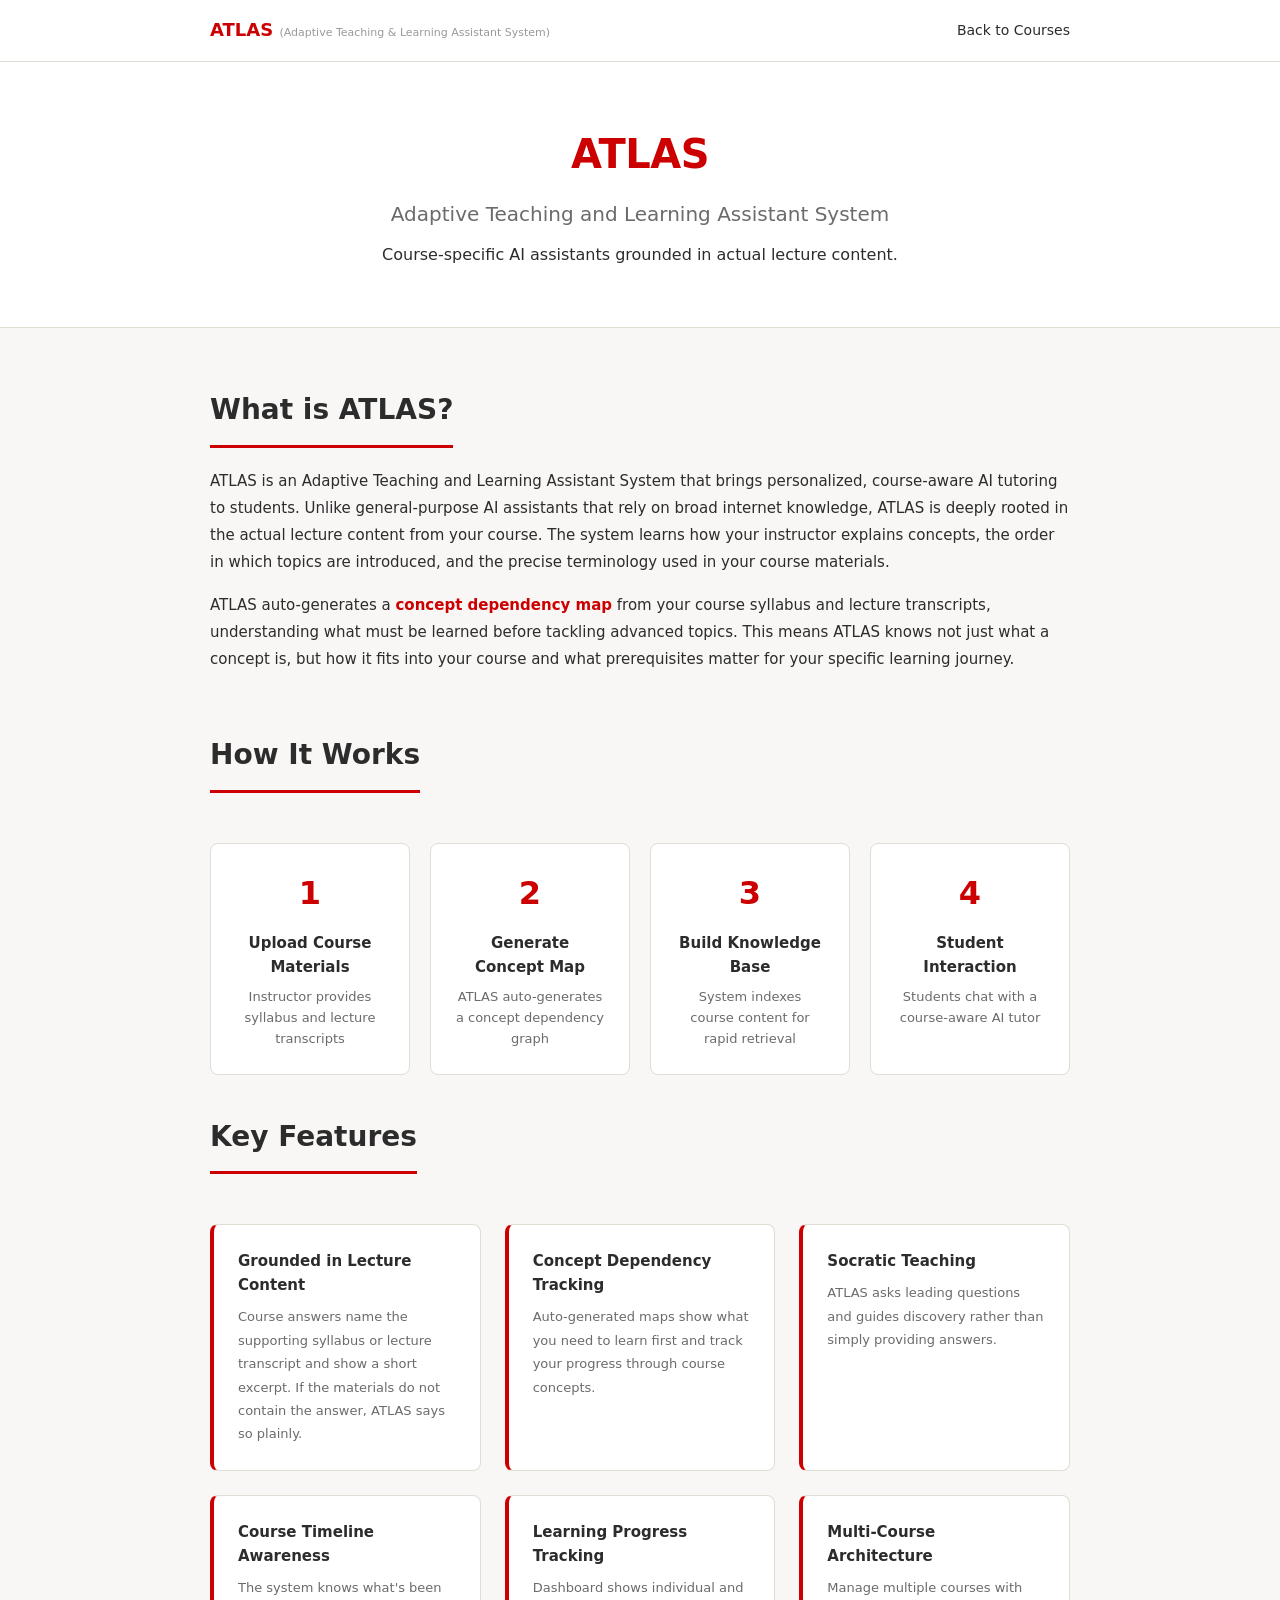
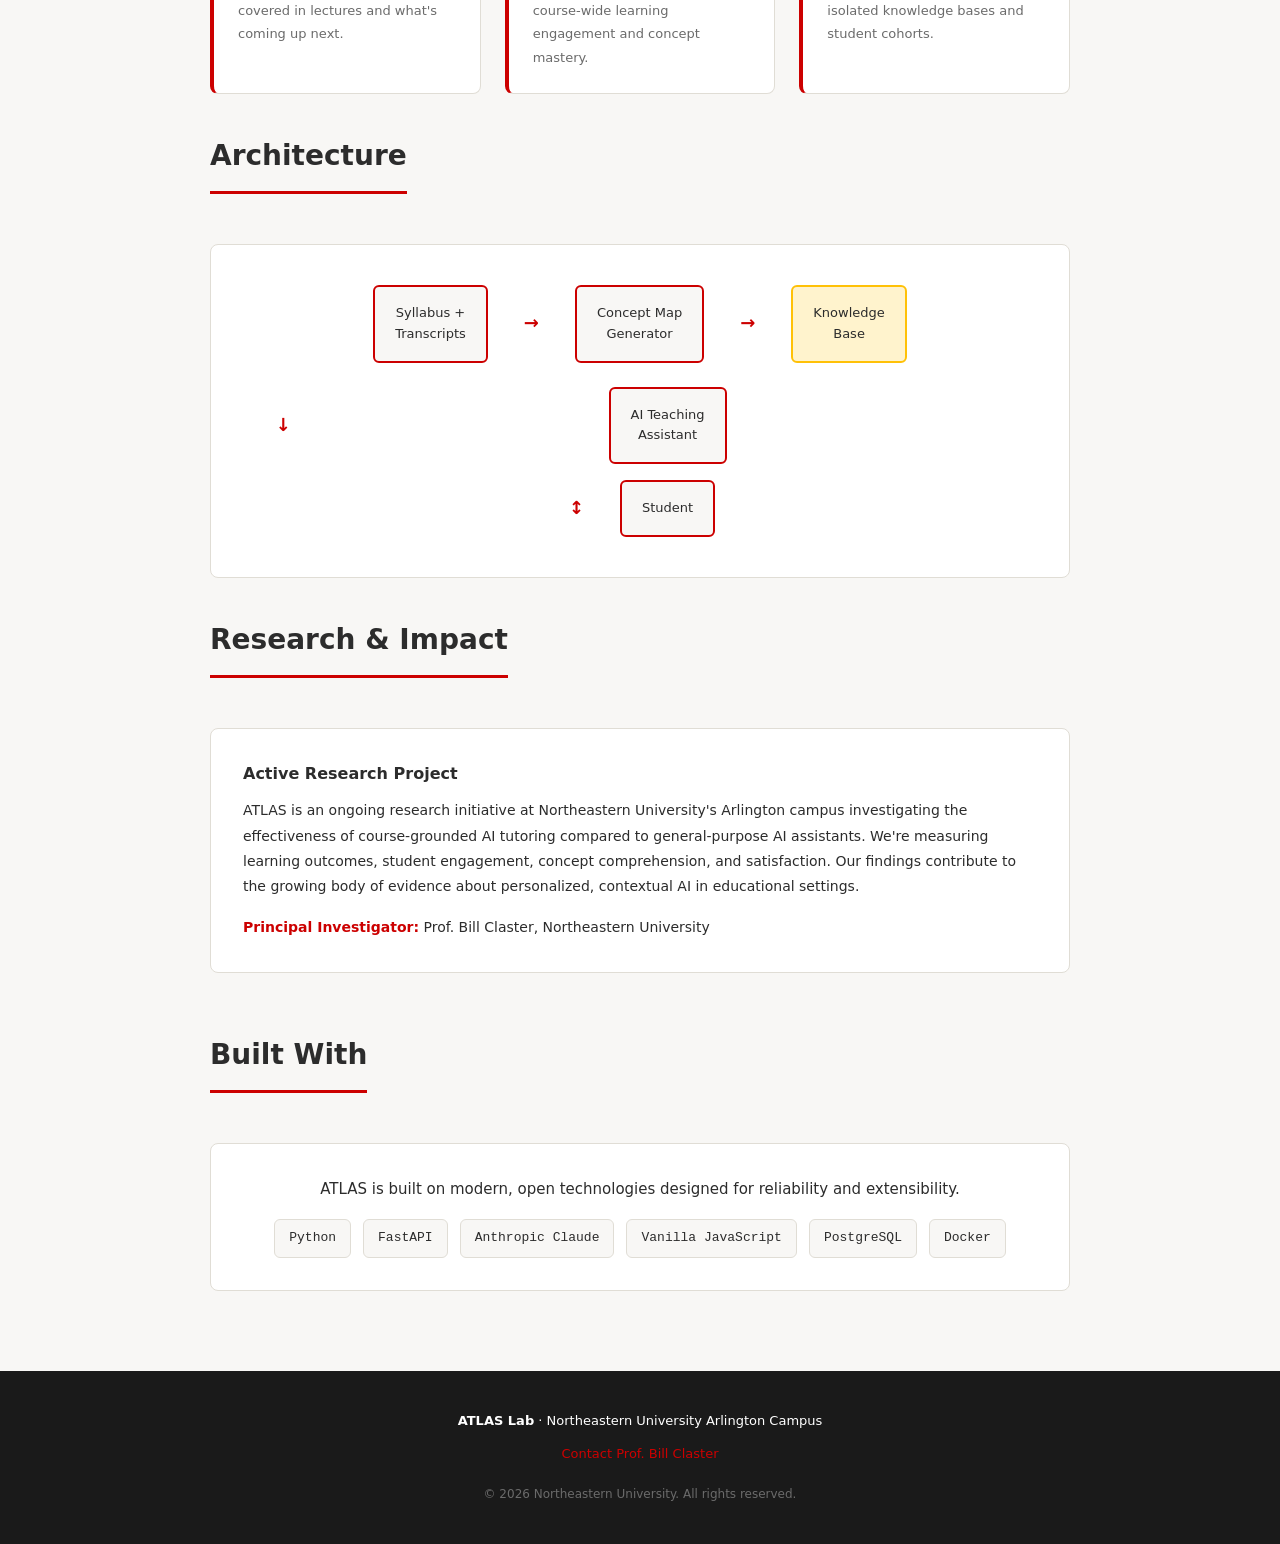
<file: static/about.html>
<!DOCTYPE html>
<html lang="en">
<head>
    <meta charset="UTF-8">
    <meta name="viewport" content="width=device-width, initial-scale=1.0">
    <meta name="description" content="ATLAS — Adaptive Teaching and Learning Assistant System. Learn about course-grounded AI tutoring research at Northeastern University.">
    <title>About ATLAS</title>
    <style>
        * {
            margin: 0;
            padding: 0;
            box-sizing: border-box;
        }

        body {
            font-family: system-ui, -apple-system, "Segoe UI", sans-serif;
            background: #f8f7f5;
            color: #2c2c2c;
            line-height: 1.6;
        }

        .container {
            max-width: 900px;
            margin: 0 auto;
            padding: 0 20px;
        }

        /* Navigation */
        nav {
            background: #ffffff;
            border-bottom: 1px solid #e0ddd5;
            padding: 16px 0;
            position: sticky;
            top: 0;
            z-index: 50;
        }

        .nav-content {
            display: flex;
            align-items: center;
            justify-content: space-between;
        }

        .nav-logo {
            font-size: 18px;
            font-weight: 700;
            color: #CC0000;
            text-decoration: none;
        }

        .nav-link {
            color: #2c2c2c;
            text-decoration: none;
            font-weight: 500;
            font-size: 14px;
            transition: color 0.2s ease;
        }

        .nav-link:hover {
            color: #CC0000;
        }

        /* Hero */
        .hero {
            padding: 60px 0;
            text-align: center;
            background: #ffffff;
            border-bottom: 1px solid #e0ddd5;
            margin-bottom: 60px;
        }

        .hero-title {
            font-size: 40px;
            font-weight: 700;
            color: #CC0000;
            margin-bottom: 12px;
            letter-spacing: -0.5px;
        }

        .hero-tagline {
            font-size: 20px;
            color: #6b6b6b;
            font-weight: 400;
        }

        /* Sections */
        section {
            margin-bottom: 60px;
        }

        section h2 {
            font-size: 28px;
            font-weight: 700;
            color: #2c2c2c;
            margin-bottom: 20px;
            padding-bottom: 12px;
            border-bottom: 3px solid #CC0000;
            display: inline-block;
        }

        section p {
            font-size: 15px;
            line-height: 1.8;
            color: #2c2c2c;
            margin-bottom: 16px;
        }

        section p strong {
            color: #CC0000;
        }

        /* What is ATLAS */
        .what-atlas p:last-child {
            margin-bottom: 0;
        }

        /* How it works */
        .how-it-works {
            margin-bottom: 40px;
        }

        .steps {
            display: grid;
            grid-template-columns: repeat(auto-fit, minmax(200px, 1fr));
            gap: 20px;
            margin-top: 30px;
        }

        .step {
            background: #ffffff;
            border: 1px solid #e0ddd5;
            border-radius: 8px;
            padding: 24px;
            text-align: center;
        }

        .step-number {
            font-size: 32px;
            font-weight: 700;
            color: #CC0000;
            margin-bottom: 12px;
        }

        .step-title {
            font-size: 15px;
            font-weight: 600;
            color: #2c2c2c;
            margin-bottom: 8px;
        }

        .step-description {
            font-size: 13px;
            color: #6b6b6b;
        }

        /* Features */
        .features {
            margin-bottom: 40px;
        }

        .features-grid {
            display: grid;
            grid-template-columns: repeat(auto-fit, minmax(250px, 1fr));
            gap: 24px;
            margin-top: 30px;
        }

        .feature-item {
            padding: 24px;
            background: #ffffff;
            border: 1px solid #e0ddd5;
            border-radius: 8px;
            border-left: 4px solid #CC0000;
        }

        .feature-title {
            font-size: 15px;
            font-weight: 600;
            color: #2c2c2c;
            margin-bottom: 8px;
        }

        .feature-description {
            font-size: 13px;
            color: #6b6b6b;
            margin: 0;
        }

        /* Architecture */
        .architecture {
            margin-bottom: 40px;
        }

        .architecture-diagram {
            background: #ffffff;
            border: 1px solid #e0ddd5;
            border-radius: 8px;
            padding: 40px;
            margin-top: 30px;
            text-align: center;
        }

        .diagram-box {
            display: inline-block;
            background: #f8f7f5;
            border: 2px solid #CC0000;
            padding: 16px 20px;
            border-radius: 6px;
            margin: 0 8px;
            font-weight: 500;
            font-size: 13px;
            color: #2c2c2c;
            vertical-align: middle;
        }

        .diagram-arrow {
            display: inline-block;
            margin: 0 12px;
            color: #CC0000;
            font-weight: bold;
            font-size: 18px;
        }

        .diagram-flow {
            display: flex;
            align-items: center;
            justify-content: center;
            flex-wrap: wrap;
            gap: 16px;
            margin-bottom: 24px;
        }

        .diagram-flow.second-line {
            margin-top: 16px;
            margin-bottom: 0;
        }

        .diagram-box.highlighted {
            background: #fff3cd;
            border-color: #ffc107;
        }

        /* Research */
        .research {
            background: #ffffff;
            border: 1px solid #e0ddd5;
            border-radius: 8px;
            padding: 32px;
            margin-top: 30px;
        }

        .research h3 {
            font-size: 16px;
            font-weight: 600;
            color: #2c2c2c;
            margin-bottom: 12px;
        }

        .research p {
            font-size: 14px;
            color: #2c2c2c;
            margin: 0;
        }

        /* Built with */
        .built-with {
            background: #ffffff;
            border: 1px solid #e0ddd5;
            border-radius: 8px;
            padding: 32px;
            margin-top: 30px;
            text-align: center;
        }

        .tech-tags {
            display: flex;
            flex-wrap: wrap;
            justify-content: center;
            gap: 12px;
            margin-top: 16px;
        }

        .tech-tag {
            background: #f8f7f5;
            border: 1px solid #e0ddd5;
            padding: 8px 14px;
            border-radius: 6px;
            font-size: 13px;
            font-family: "SF Mono", "Fira Code", Consolas, monospace;
            color: #2c2c2c;
        }

        /* Footer */
        footer {
            background: #1a1a1a;
            color: #ffffff;
            padding: 40px 0;
            margin-top: 80px;
            text-align: center;
            font-size: 13px;
        }

        footer a {
            color: #CC0000;
            text-decoration: none;
        }

        footer a:hover {
            text-decoration: underline;
        }

        .footer-content {
            margin-bottom: 12px;
        }

        .northeastern-branding {
            font-size: 12px;
            color: #6b6b6b;
            margin-top: 20px;
        }

        /* Responsive */
        @media (max-width: 768px) {
            .hero-title {
                font-size: 32px;
            }

            .hero-tagline {
                font-size: 16px;
            }

            section h2 {
                font-size: 24px;
            }

            .diagram-box {
                display: block;
                margin: 8px 0;
            }

            .diagram-arrow {
                display: block;
                margin: 8px 0;
            }

            .steps,
            .features-grid {
                grid-template-columns: 1fr;
            }
        }
    </style>
</head>
<body>
    <!-- Navigation -->
    <nav>
        <div class="container">
            <div class="nav-content">
                <a href="/" class="nav-logo">ATLAS <span style="font-size: 11px; font-weight: 400; color: #999;">(Adaptive Teaching &amp; Learning Assistant System)</span></a>
                <a href="/" class="nav-link">Back to Courses</a>
            </div>
        </div>
    </nav>

    <!-- Hero -->
    <div class="hero">
        <div class="container">
            <h1 class="hero-title">ATLAS</h1>
            <p class="hero-tagline">Adaptive Teaching and Learning Assistant System</p>
            <p class="hero-tagline" style="font-size: 16px; margin-top: 12px; color: #2c2c2c;">Course-specific AI assistants grounded in actual lecture content.</p>
        </div>
    </div>

    <!-- Main content -->
    <main class="container">
        <!-- What is ATLAS -->
        <section class="what-atlas">
            <h2>What is ATLAS?</h2>
            <p>ATLAS is an Adaptive Teaching and Learning Assistant System that brings personalized, course-aware AI tutoring to students. Unlike general-purpose AI assistants that rely on broad internet knowledge, ATLAS is deeply rooted in the actual lecture content from your course. The system learns how your instructor explains concepts, the order in which topics are introduced, and the precise terminology used in your course materials.</p>
            <p>ATLAS auto-generates a <strong>concept dependency map</strong> from your course syllabus and lecture transcripts, understanding what must be learned before tackling advanced topics. This means ATLAS knows not just what a concept is, but how it fits into your course and what prerequisites matter for your specific learning journey.</p>
        </section>

        <!-- How it works -->
        <section class="how-it-works">
            <h2>How It Works</h2>
            <div class="steps">
                <div class="step">
                    <div class="step-number">1</div>
                    <div class="step-title">Upload Course Materials</div>
                    <div class="step-description">Instructor provides syllabus and lecture transcripts</div>
                </div>
                <div class="step">
                    <div class="step-number">2</div>
                    <div class="step-title">Generate Concept Map</div>
                    <div class="step-description">ATLAS auto-generates a concept dependency graph</div>
                </div>
                <div class="step">
                    <div class="step-number">3</div>
                    <div class="step-title">Build Knowledge Base</div>
                    <div class="step-description">System indexes course content for rapid retrieval</div>
                </div>
                <div class="step">
                    <div class="step-number">4</div>
                    <div class="step-title">Student Interaction</div>
                    <div class="step-description">Students chat with a course-aware AI tutor</div>
                </div>
            </div>
        </section>

        <!-- Features -->
        <section class="features">
            <h2>Key Features</h2>
            <div class="features-grid">
                <div class="feature-item">
                    <div class="feature-title">Grounded in Lecture Content</div>
                    <p class="feature-description">Course answers name the supporting syllabus or lecture transcript and show a short excerpt. If the materials do not contain the answer, ATLAS says so plainly.</p>
                </div>
                <div class="feature-item">
                    <div class="feature-title">Concept Dependency Tracking</div>
                    <p class="feature-description">Auto-generated maps show what you need to learn first and track your progress through course concepts.</p>
                </div>
                <div class="feature-item">
                    <div class="feature-title">Socratic Teaching</div>
                    <p class="feature-description">ATLAS asks leading questions and guides discovery rather than simply providing answers.</p>
                </div>
                <div class="feature-item">
                    <div class="feature-title">Course Timeline Awareness</div>
                    <p class="feature-description">The system knows what's been covered in lectures and what's coming up next.</p>
                </div>
                <div class="feature-item">
                    <div class="feature-title">Learning Progress Tracking</div>
                    <p class="feature-description">Dashboard shows individual and course-wide learning engagement and concept mastery.</p>
                </div>
                <div class="feature-item">
                    <div class="feature-title">Multi-Course Architecture</div>
                    <p class="feature-description">Manage multiple courses with isolated knowledge bases and student cohorts.</p>
                </div>
            </div>
        </section>

        <!-- Architecture -->
        <section class="architecture">
            <h2>Architecture</h2>
            <div class="architecture-diagram">
                <div class="diagram-flow">
                    <div class="diagram-box">Syllabus +<br>Transcripts</div>
                    <div class="diagram-arrow">→</div>
                    <div class="diagram-box">Concept Map<br>Generator</div>
                    <div class="diagram-arrow">→</div>
                    <div class="diagram-box highlighted">Knowledge<br>Base</div>
                </div>
                <div class="diagram-flow second-line">
                    <div class="diagram-arrow">↓</div>
                    <div style="width: 100%; text-align: center; margin: 0 -40px;">
                        <div class="diagram-box">AI Teaching<br>Assistant</div>
                    </div>
                    <div class="diagram-arrow">↕</div>
                    <div class="diagram-box">Student</div>
                </div>
            </div>
        </section>

        <!-- Research -->
        <section>
            <h2>Research & Impact</h2>
            <div class="research">
                <h3>Active Research Project</h3>
                <p>ATLAS is an ongoing research initiative at Northeastern University's Arlington campus investigating the effectiveness of course-grounded AI tutoring compared to general-purpose AI assistants. We're measuring learning outcomes, student engagement, concept comprehension, and satisfaction. Our findings contribute to the growing body of evidence about personalized, contextual AI in educational settings.</p>
                <p style="margin-top: 16px;"><strong>Principal Investigator:</strong> Prof. Bill Claster, Northeastern University</p>
            </div>
        </section>

        <!-- Built with -->
        <section>
            <h2>Built With</h2>
            <div class="built-with">
                <p>ATLAS is built on modern, open technologies designed for reliability and extensibility.</p>
                <div class="tech-tags">
                    <span class="tech-tag">Python</span>
                    <span class="tech-tag">FastAPI</span>
                    <span class="tech-tag">Anthropic Claude</span>
                    <span class="tech-tag">Vanilla JavaScript</span>
                    <span class="tech-tag">PostgreSQL</span>
                    <span class="tech-tag">Docker</span>
                </div>
            </div>
        </section>
    </main>

    <!-- Footer -->
    <footer>
        <div class="container">
            <div class="footer-content">
                <strong>ATLAS Lab</strong> · Northeastern University Arlington Campus
            </div>
            <div class="footer-content">
                <a href="mailto:w.claster@northeastern.edu">Contact Prof. Bill Claster</a>
            </div>
            <div class="northeastern-branding">
                © 2026 Northeastern University. All rights reserved.
            </div>
        </div>
    </footer>
</body>
</html>
</file>
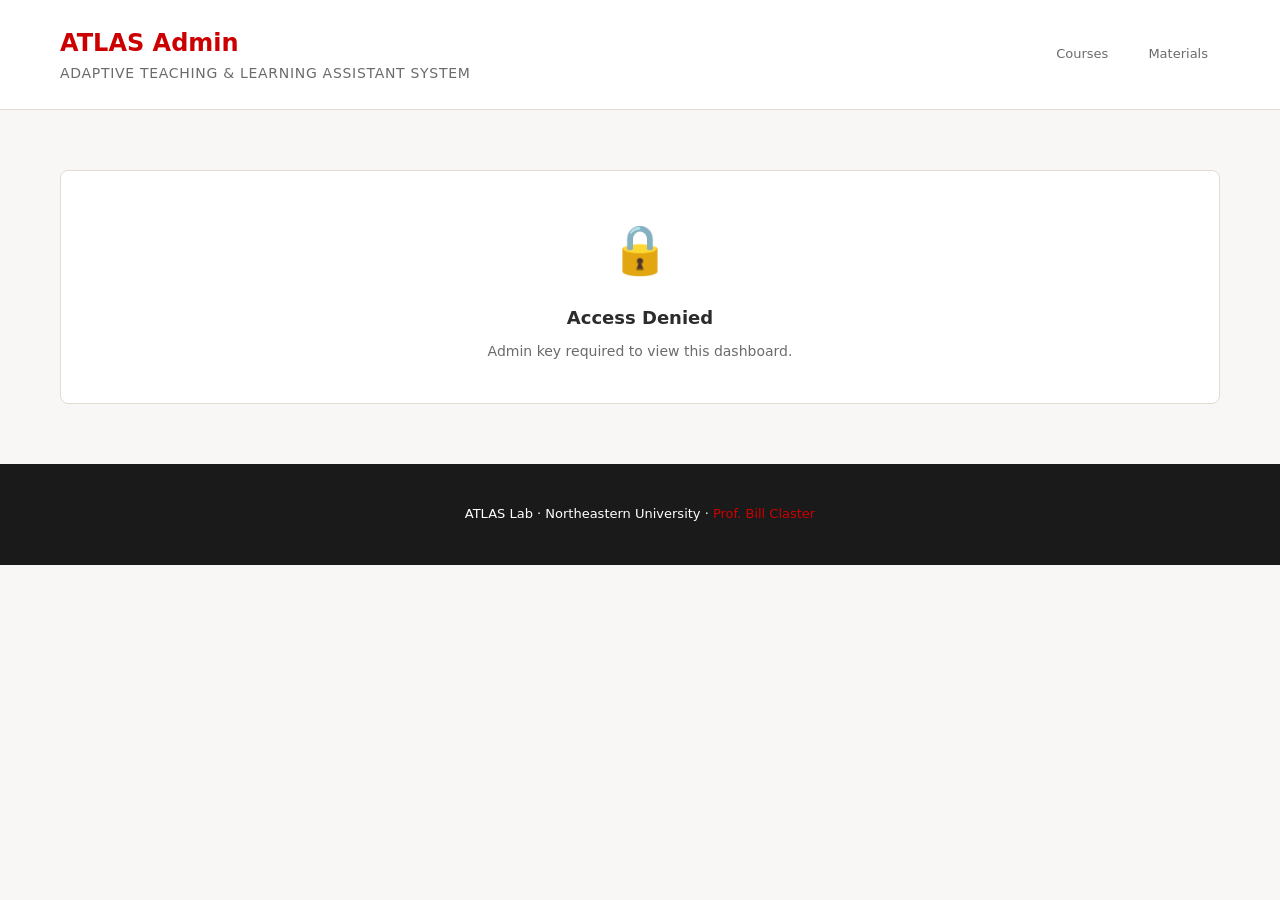
<file: static/admin.html>
<!DOCTYPE html>
<html lang="en">
<head>
    <meta charset="UTF-8">
    <meta name="viewport" content="width=device-width, initial-scale=1.0">
    <meta name="description" content="ATLAS Admin Dashboard — Feedback analytics and system monitoring.">
    <title>ATLAS Admin Dashboard</title>
    <style>
        * {
            margin: 0;
            padding: 0;
            box-sizing: border-box;
        }

        body {
            font-family: system-ui, -apple-system, "Segoe UI", sans-serif;
            background: #f8f7f5;
            color: #2c2c2c;
            line-height: 1.6;
        }

        .container {
            max-width: 1200px;
            margin: 0 auto;
            padding: 0 20px;
        }

        /* Header */
        header {
            background: #ffffff;
            border-bottom: 1px solid #e0ddd5;
            padding: 24px 0;
            margin-bottom: 40px;
        }

        header .container {
            display: flex;
            align-items: center;
            justify-content: space-between;
        }

        .logo {
            font-size: 24px;
            font-weight: 700;
            color: #CC0000;
        }

        .header-subtitle {
            font-size: 14px;
            color: #6b6b6b;
            text-transform: uppercase;
            letter-spacing: 0.05em;
        }

        .nav-links {
            display: flex;
            gap: 16px;
        }

        .nav-links a {
            font-size: 13px;
            color: #6b6b6b;
            text-decoration: none;
            padding: 6px 12px;
            border-radius: 6px;
        }

        .nav-links a:hover {
            background: #f0f0f0;
        }

        /* Access denied */
        .access-denied {
            background: #ffffff;
            border: 1px solid #e0ddd5;
            border-radius: 8px;
            padding: 40px;
            text-align: center;
            margin-top: 60px;
        }

        .access-denied-icon {
            font-size: 48px;
            margin-bottom: 16px;
        }

        .access-denied-message {
            font-size: 18px;
            font-weight: 600;
            color: #2c2c2c;
            margin-bottom: 8px;
        }

        .access-denied-description {
            font-size: 14px;
            color: #6b6b6b;
        }

        /* Summary cards */
        .summary-section {
            margin-bottom: 40px;
        }

        .summary-section-title {
            font-size: 14px;
            font-weight: 600;
            color: #6b6b6b;
            text-transform: uppercase;
            letter-spacing: 0.05em;
            margin-bottom: 16px;
        }

        .summary-cards {
            display: grid;
            grid-template-columns: repeat(auto-fit, minmax(200px, 1fr));
            gap: 16px;
        }

        .summary-card {
            background: #ffffff;
            border: 1px solid #e0ddd5;
            border-radius: 8px;
            padding: 20px;
            text-align: center;
        }

        .summary-card-label {
            font-size: 12px;
            color: #6b6b6b;
            text-transform: uppercase;
            letter-spacing: 0.05em;
            margin-bottom: 8px;
        }

        .summary-card-value {
            font-size: 36px;
            font-weight: 700;
            color: #CC0000;
        }

        .summary-card-detail {
            font-size: 12px;
            color: #6b6b6b;
            margin-top: 8px;
        }

        /* Tables */
        .table-section {
            background: #ffffff;
            border: 1px solid #e0ddd5;
            border-radius: 8px;
            overflow: hidden;
            margin-bottom: 40px;
        }

        .table-header {
            padding: 20px;
            border-bottom: 1px solid #e0ddd5;
            background: #f8f7f5;
        }

        .table-title {
            font-size: 16px;
            font-weight: 600;
            color: #2c2c2c;
            margin: 0;
        }

        table {
            width: 100%;
            border-collapse: collapse;
        }

        th {
            background: #ffffff;
            padding: 12px 20px;
            text-align: left;
            font-size: 12px;
            font-weight: 600;
            color: #6b6b6b;
            text-transform: uppercase;
            letter-spacing: 0.05em;
            border-bottom: 2px solid #e0ddd5;
        }

        td {
            padding: 12px 20px;
            border-bottom: 1px solid #f0f0f0;
            font-size: 13px;
        }

        tr:last-child td {
            border-bottom: none;
        }

        tr:hover {
            background: #f8f7f5;
        }

        .table-cell-code {
            font-family: "SF Mono", "Fira Code", Consolas, monospace;
            color: #CC0000;
            font-size: 12px;
        }

        .table-cell-percent {
            font-weight: 600;
            color: #4caf50;
        }

        .table-cell-percent.low {
            color: #ff9800;
        }

        .rating-badge {
            display: inline-block;
            padding: 4px 8px;
            border-radius: 4px;
            font-size: 11px;
            font-weight: 600;
        }

        .rating-badge.positive {
            background: #e8f5e9;
            color: #2e7d32;
        }

        .rating-badge.negative {
            background: #ffebee;
            color: #c62828;
        }

        .feedback-snippet {
            max-width: 300px;
            white-space: nowrap;
            overflow: hidden;
            text-overflow: ellipsis;
            color: #6b6b6b;
        }

        .feedback-comment {
            font-size: 12px;
            color: #6b6b6b;
            margin-top: 4px;
            font-style: italic;
        }

        .feedback-timestamp {
            font-size: 11px;
            color: #6b6b6b;
        }

        /* Loading state */
        .loading {
            text-align: center;
            padding: 40px;
            color: #6b6b6b;
        }

        .spinner {
            width: 32px;
            height: 32px;
            border: 3px solid #e0ddd5;
            border-top-color: #CC0000;
            border-radius: 50%;
            animation: spin 0.8s linear infinite;
            margin: 0 auto 16px;
        }

        @keyframes spin {
            to { transform: rotate(360deg); }
        }

        /* Error state */
        .error-message {
            background: #ffebee;
            border: 1px solid #ef5350;
            color: #c62828;
            padding: 16px;
            border-radius: 6px;
            margin: 20px 0;
        }

        /* Empty state */
        .empty-state {
            text-align: center;
            padding: 40px;
            color: #6b6b6b;
        }

        .empty-state-icon {
            font-size: 48px;
            margin-bottom: 16px;
        }

        /* Footer */
        footer {
            background: #1a1a1a;
            color: #ffffff;
            padding: 40px 0;
            margin-top: 60px;
            text-align: center;
            font-size: 13px;
        }

        footer a {
            color: #CC0000;
            text-decoration: none;
        }

        footer a:hover {
            text-decoration: underline;
        }

        /* Responsive */
        @media (max-width: 768px) {
            .summary-cards {
                grid-template-columns: repeat(2, 1fr);
            }

            table {
                font-size: 12px;
            }

            th,
            td {
                padding: 8px 12px;
            }

            .feedback-snippet {
                max-width: 150px;
            }
        }

        @media (max-width: 480px) {
            .summary-cards {
                grid-template-columns: 1fr;
            }

            .table-section {
                overflow-x: auto;
            }

            table {
                min-width: 500px;
            }
        }
    </style>
</head>
<body>
    <!-- Header -->
    <header>
        <div class="container">
            <div>
                <div class="logo">ATLAS Admin</div>
                <div class="header-subtitle">Adaptive Teaching &amp; Learning Assistant System</div>
            </div>
            <div class="nav-links">
                <a href="/">Courses</a>
                <a id="upload-link" href="/admin/upload">Materials</a>
            </div>
        </div>
    </header>

    <!-- Main content -->
    <main class="container">
        <div id="content">
            <div class="loading">
                <div class="spinner"></div>
                Loading dashboard...
            </div>
        </div>
    </main>

    <!-- Footer -->
    <footer>
        ATLAS Lab &middot; Northeastern University &middot; <a href="mailto:w.claster@northeastern.edu">Prof. Bill Claster</a>
    </footer>

    <script>
        function getAdminKey() {
            var params = new URLSearchParams(window.location.search);
            return params.get('key');
        }

        function showAccessDenied() {
            document.getElementById('content').innerHTML =
                '<div class="access-denied">' +
                '<div class="access-denied-icon">&#128274;</div>' +
                '<div class="access-denied-message">Access Denied</div>' +
                '<div class="access-denied-description">Admin key required to view this dashboard.</div>' +
                '</div>';
        }

        async function loadDashboard() {
            var key = getAdminKey();

            if (!key) {
                showAccessDenied();
                return;
            }

            try {
                var response = await fetch('/api/admin/stats?key=' + encodeURIComponent(key));
                if (!response.ok) throw new Error('Failed to load stats');
                var stats = await response.json();
                renderDashboard(stats);
            } catch (error) {
                console.error('Error loading dashboard:', error);
                document.getElementById('content').innerHTML =
                    '<div class="error-message">Error loading dashboard: ' + escapeHtml(error.message) + '. Please try again.</div>';
            }
        }

        function renderDashboard(stats) {
            var approvalRate = stats.total_feedback > 0
                ? Math.round((stats.approval_count / stats.total_feedback) * 100)
                : 0;

            var html = '';

            // Summary Cards
            html += '<section class="summary-section">';
            html += '<h2 class="summary-section-title">System Overview</h2>';
            html += '<div class="summary-cards">';
            html += '<div class="summary-card"><div class="summary-card-label">Total Sessions</div><div class="summary-card-value">' + stats.total_sessions + '</div></div>';
            html += '<div class="summary-card"><div class="summary-card-label">Total Feedback</div><div class="summary-card-value">' + stats.total_feedback + '</div></div>';
            html += '<div class="summary-card"><div class="summary-card-label">Approval Rate</div><div class="summary-card-value">' + approvalRate + '%</div><div class="summary-card-detail">' + stats.approval_count + ' of ' + stats.total_feedback + '</div></div>';
            html += '<div class="summary-card"><div class="summary-card-label">Active Courses</div><div class="summary-card-value">' + stats.active_courses + '</div></div>';
            html += '</div></section>';

            // Per-course breakdown table
            html += '<section class="table-section"><div class="table-header"><p class="table-title">Per-Course Breakdown</p></div>';
            html += '<table><thead><tr><th>Course Code</th><th>Course Name</th><th>Feedback</th><th>Approval Rate</th><th>Unique Sessions</th></tr></thead><tbody>';

            if (stats.courses && stats.courses.length > 0) {
                stats.courses.forEach(function(course) {
                    var courseApprovalRate = course.feedback_count > 0
                        ? Math.round((course.approval_count / course.feedback_count) * 100)
                        : 0;
                    var rateClass = courseApprovalRate >= 75 ? '' : 'low';
                    html += '<tr>';
                    html += '<td class="table-cell-code">' + escapeHtml(course.code) + '</td>';
                    html += '<td>' + escapeHtml(course.name) + '</td>';
                    html += '<td>' + course.feedback_count + '</td>';
                    html += '<td><span class="table-cell-percent ' + rateClass + '">' + courseApprovalRate + '%</span></td>';
                    html += '<td>' + course.session_count + '</td>';
                    html += '</tr>';
                });
            } else {
                html += '<tr><td colspan="5" style="text-align: center; padding: 40px;">No course data available</td></tr>';
            }

            html += '</tbody></table></section>';

            // Recent feedback table
            html += '<section class="table-section"><div class="table-header"><p class="table-title">Recent Feedback (Last 20)</p></div>';
            html += '<table><thead><tr><th>Timestamp</th><th>Course</th><th>Rating</th><th>Message</th><th>Comment</th></tr></thead><tbody>';

            if (stats.recent_feedback && stats.recent_feedback.length > 0) {
                stats.recent_feedback.forEach(function(fb) {
                    var rating = fb.rating === 1 ? 'Positive' : 'Negative';
                    var ratingClass = fb.rating === 1 ? 'positive' : 'negative';
                    var timestamp = new Date(fb.timestamp).toLocaleString();
                    var messageSnippet = fb.user_message.substring(0, 50) + (fb.user_message.length > 50 ? '...' : '');
                    var comment = fb.comment || '\u2014';
                    html += '<tr>';
                    html += '<td class="feedback-timestamp">' + escapeHtml(timestamp) + '</td>';
                    html += '<td class="table-cell-code">' + escapeHtml(fb.course_id) + '</td>';
                    html += '<td><span class="rating-badge ' + ratingClass + '">' + rating + '</span></td>';
                    html += '<td><span class="feedback-snippet">' + escapeHtml(messageSnippet) + '</span></td>';
                    html += '<td><span class="feedback-comment">' + escapeHtml(comment) + '</span></td>';
                    html += '</tr>';
                });
            } else {
                html += '<tr><td colspan="5" style="text-align: center; padding: 40px;">No feedback data available</td></tr>';
            }

            html += '</tbody></table></section>';

            document.getElementById('content').innerHTML = html;
        }

        function escapeHtml(text) {
            if (text === null || text === undefined) return '';
            var div = document.createElement('div');
            div.textContent = String(text);
            return div.innerHTML;
        }

        document.addEventListener('DOMContentLoaded', function() {
            try {
                var key = new URLSearchParams(window.location.search).get('key') || '';
                var uploadLink = document.getElementById('upload-link');
                if (uploadLink) {
                    uploadLink.href = '/admin/upload?key=' + key;
                }
            } catch (e) {
                console.warn('Could not set upload link:', e);
            }
            loadDashboard();
        });
    </script>
</body>
</html>
</file>
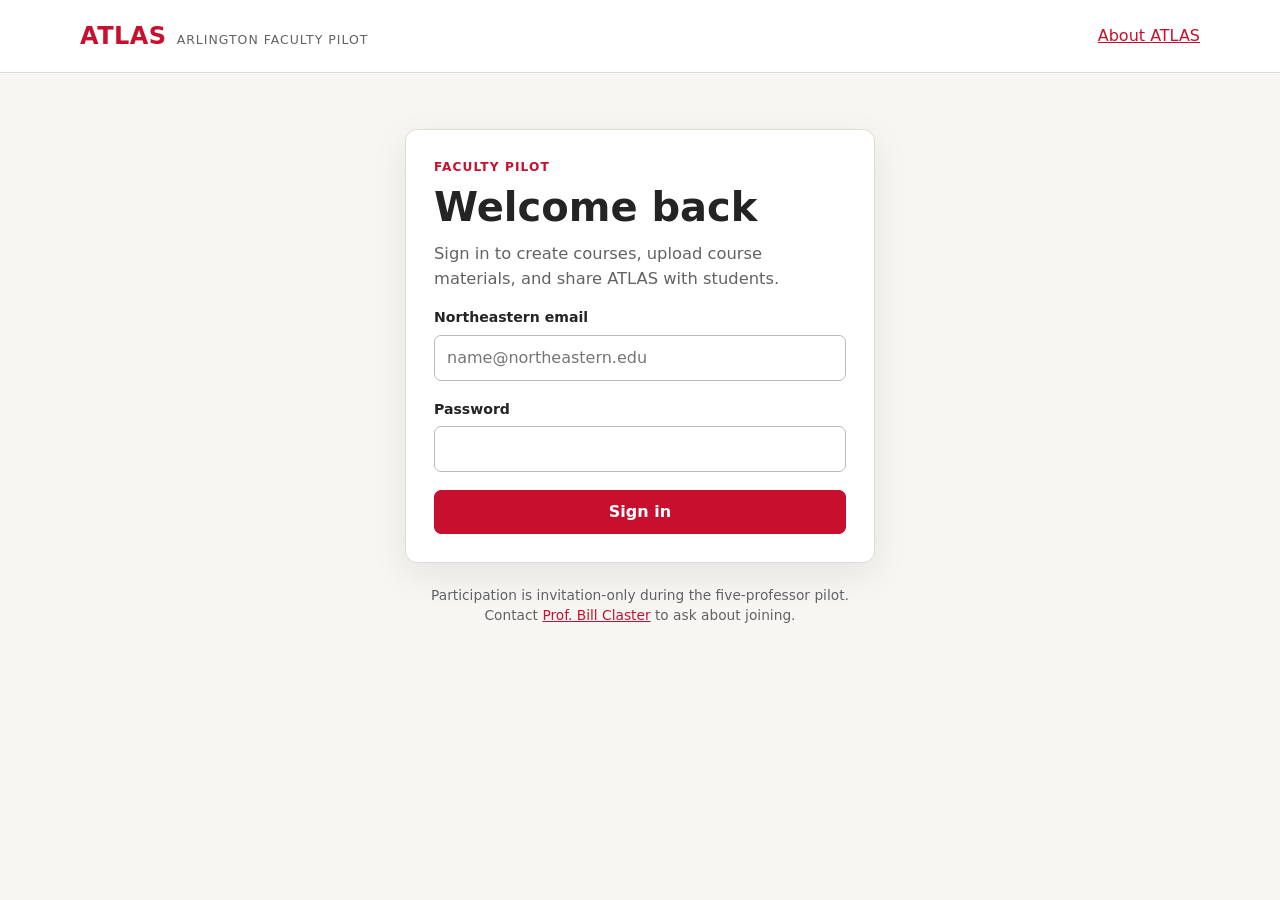
<file: static/faculty_login.html>
<!DOCTYPE html>
<html lang="en">
<head>
    <meta charset="UTF-8">
    <meta name="viewport" content="width=device-width, initial-scale=1.0">
    <meta name="description" content="Sign in to the ATLAS Arlington faculty pilot.">
    <title>Faculty sign in | ATLAS</title>
    <link rel="stylesheet" href="/static/pilot.css">
</head>
<body>
    <header class="site-header">
        <div class="header-inner">
            <a class="brand" href="/">
                <span class="brand-mark">ATLAS</span>
                <span class="brand-label">Arlington faculty pilot</span>
            </a>
            <a href="/about">About ATLAS</a>
        </div>
    </header>
    <main class="auth-page">
        <section class="card">
            <div class="card-body">
                <p class="eyebrow">Faculty pilot</p>
                <h1>Welcome back</h1>
                <p class="lede">Sign in to create courses, upload course materials, and share ATLAS with students.</p>
                <form id="login-form">
                    <div class="field">
                        <label for="email">Northeastern email</label>
                        <input id="email" type="email" autocomplete="username" placeholder="name@northeastern.edu" required>
                    </div>
                    <div class="field">
                        <label for="password">Password</label>
                        <input id="password" type="password" autocomplete="current-password" required>
                    </div>
                    <button class="button full" id="submit-button" type="submit">Sign in</button>
                    <div class="status-message" id="status" role="alert"></div>
                </form>
            </div>
        </section>
        <p class="auth-footer">Participation is invitation-only during the five-professor pilot. Contact <a href="mailto:w.claster@northeastern.edu">Prof. Bill Claster</a> to ask about joining.</p>
    </main>
    <script>
        const form = document.getElementById('login-form');
        const statusBox = document.getElementById('status');
        const button = document.getElementById('submit-button');

        function showStatus(message, kind) {
            statusBox.textContent = message;
            statusBox.className = 'status-message show ' + kind;
        }

        form.addEventListener('submit', async (event) => {
            event.preventDefault();
            button.disabled = true;
            statusBox.className = 'status-message';
            try {
                const response = await fetch('/api/faculty/login', {
                    method: 'POST',
                    headers: {'Content-Type': 'application/json'},
                    body: JSON.stringify({
                        email: document.getElementById('email').value,
                        password: document.getElementById('password').value
                    })
                });
                const data = await response.json();
                if (!response.ok) throw new Error(data.detail || 'Sign in failed');
                window.location.assign('/faculty');
            } catch (error) {
                showStatus(error.message, 'error');
            } finally {
                button.disabled = false;
            }
        });
    </script>
</body>
</html>
</file>
<file: static/pilot.css>
:root {
    color-scheme: light;
    --red: #c8102e;
    --red-dark: #9f0d25;
    --ink: #242424;
    --muted: #626262;
    --line: #dedbd5;
    --paper: #ffffff;
    --wash: #f7f6f3;
    --success: #1d6f42;
    --warning: #8a5b00;
    --danger: #a81d2d;
    --shadow: 0 12px 36px rgba(28, 28, 28, 0.08);
}

* { box-sizing: border-box; }

body {
    margin: 0;
    min-height: 100vh;
    font-family: system-ui, -apple-system, "Segoe UI", sans-serif;
    color: var(--ink);
    background: var(--wash);
    line-height: 1.5;
}

a { color: var(--red); }

button, input, select { font: inherit; }

button { cursor: pointer; }

.site-header {
    background: var(--paper);
    border-bottom: 1px solid var(--line);
}

.header-inner {
    width: min(1120px, calc(100% - 32px));
    min-height: 72px;
    margin: 0 auto;
    display: flex;
    align-items: center;
    justify-content: space-between;
    gap: 20px;
}

.brand {
    display: inline-flex;
    align-items: baseline;
    gap: 10px;
    color: var(--ink);
    text-decoration: none;
}

.brand-mark {
    color: var(--red);
    font-size: 1.5rem;
    font-weight: 800;
    letter-spacing: 0.02em;
}

.brand-label {
    color: var(--muted);
    font-size: 0.78rem;
    letter-spacing: 0.08em;
    text-transform: uppercase;
}

.header-actions {
    display: flex;
    align-items: center;
    gap: 14px;
    color: var(--muted);
    font-size: 0.9rem;
}

.page {
    width: min(1120px, calc(100% - 32px));
    margin: 0 auto;
    padding: 40px 0 72px;
}

.auth-page {
    width: min(470px, calc(100% - 32px));
    margin: 0 auto;
    padding: 56px 0 72px;
}

.card {
    background: var(--paper);
    border: 1px solid var(--line);
    border-radius: 12px;
    box-shadow: var(--shadow);
}

.card-body { padding: 28px; }

.eyebrow {
    margin: 0 0 8px;
    color: var(--red);
    font-size: 0.76rem;
    font-weight: 800;
    letter-spacing: 0.09em;
    text-transform: uppercase;
}

h1, h2, h3, p { margin-top: 0; }

h1 { margin-bottom: 12px; font-size: clamp(1.8rem, 4vw, 2.5rem); line-height: 1.15; }
h2 { margin-bottom: 8px; font-size: 1.25rem; }
h3 { margin-bottom: 6px; font-size: 1rem; }

.lede, .muted { color: var(--muted); }
.lede { font-size: 1.02rem; }
.small { font-size: 0.83rem; }

.field { margin-bottom: 18px; }

label {
    display: block;
    margin-bottom: 6px;
    font-size: 0.88rem;
    font-weight: 700;
}

input, select {
    width: 100%;
    min-height: 44px;
    padding: 10px 12px;
    color: var(--ink);
    background: var(--paper);
    border: 1px solid #bdb9b2;
    border-radius: 7px;
}

input:focus, select:focus, button:focus-visible, a:focus-visible {
    outline: 3px solid rgba(200, 16, 46, 0.22);
    outline-offset: 2px;
    border-color: var(--red);
}

.button {
    display: inline-flex;
    min-height: 42px;
    align-items: center;
    justify-content: center;
    gap: 8px;
    padding: 9px 16px;
    color: #fff;
    background: var(--red);
    border: 1px solid var(--red);
    border-radius: 7px;
    font-weight: 750;
    text-decoration: none;
}

.button:hover { background: var(--red-dark); border-color: var(--red-dark); }
.button:disabled { opacity: 0.55; cursor: not-allowed; }
.button.secondary { color: var(--ink); background: var(--paper); border-color: #aaa69f; }
.button.secondary:hover { background: #efede9; }
.button.danger { color: var(--danger); background: #fff; border-color: #d8a5ac; }
.button.small-button { min-height: 34px; padding: 6px 11px; font-size: 0.82rem; }
.button.full { width: 100%; }

.status-message {
    display: none;
    margin: 16px 0 0;
    padding: 11px 13px;
    border-radius: 7px;
    font-size: 0.88rem;
}

.status-message.show { display: block; }
.status-message.error { color: #781622; background: #fff0f2; border: 1px solid #e8b9c0; }
.status-message.success { color: #155b36; background: #edf8f1; border: 1px solid #acd5bb; }

.auth-footer {
    margin-top: 22px;
    text-align: center;
    color: var(--muted);
    font-size: 0.86rem;
}

.page-heading {
    display: flex;
    align-items: end;
    justify-content: space-between;
    gap: 24px;
    margin-bottom: 28px;
}

.grid { display: grid; gap: 20px; }
.grid.two { grid-template-columns: repeat(2, minmax(0, 1fr)); }
.grid.three { grid-template-columns: repeat(3, minmax(0, 1fr)); }

.section-card {
    padding: 24px;
    background: var(--paper);
    border: 1px solid var(--line);
    border-radius: 10px;
}

.spaced-section { margin-top: 24px; }
.key-grid { margin-top: 18px; }
.key-panel {
    padding: 18px;
    background: var(--wash);
    border: 1px solid var(--line);
    border-radius: 9px;
}
.section-header.compact { align-items: center; margin-bottom: 10px; }

.section-header {
    display: flex;
    align-items: start;
    justify-content: space-between;
    gap: 20px;
    margin-bottom: 18px;
}

.callout {
    padding: 14px 16px;
    color: #4c4232;
    background: #fff8e8;
    border: 1px solid #ead4a6;
    border-radius: 8px;
    font-size: 0.9rem;
}

.badge {
    display: inline-flex;
    align-items: center;
    padding: 4px 9px;
    border-radius: 999px;
    font-size: 0.74rem;
    font-weight: 800;
    letter-spacing: 0.04em;
    text-transform: uppercase;
}

.badge.draft { color: #675528; background: #f4edda; }
.badge.published { color: #176139; background: #e6f4eb; }
.badge.archived { color: #555; background: #e9e9e9; }

.course-list { display: grid; gap: 18px; margin-top: 18px; }
.course-card { padding: 24px; background: var(--paper); border: 1px solid var(--line); border-radius: 10px; }
.course-top { display: flex; justify-content: space-between; gap: 18px; align-items: start; }
.course-code { color: var(--red); font-weight: 800; font-size: 0.82rem; letter-spacing: 0.07em; text-transform: uppercase; }
.course-title { margin: 4px 0; font-size: 1.22rem; }
.course-meta { color: var(--muted); font-size: 0.87rem; }
.course-actions { display: flex; flex-wrap: wrap; gap: 9px; margin-top: 18px; }

.model-settings {
    margin-top: 18px;
    padding: 16px;
    background: var(--wash);
    border: 1px solid var(--line);
    border-radius: 8px;
}
.model-form {
    display: grid;
    grid-template-columns: minmax(180px, 1fr) minmax(220px, 1.4fr) auto;
    gap: 10px;
    align-items: end;
}
.model-form .field { margin: 0; }
.model-note { margin: 10px 0 5px; }

.feature-settings {
    margin-top: 18px;
    padding: 16px;
    background: var(--wash);
    border: 1px solid var(--line);
    border-radius: 8px;
}
.feature-form { display: grid; gap: 10px; margin-top: 12px; }
.feature-option {
    display: flex;
    align-items: start;
    gap: 10px;
    padding: 12px;
    background: var(--paper);
    border: 1px solid var(--line);
    border-radius: 7px;
    cursor: pointer;
}
.feature-option input { width: 18px; height: 18px; margin-top: 2px; accent-color: var(--red); }
.feature-copy { display: grid; gap: 2px; }
.feature-note { margin-top: 10px; }

.usage-row {
    display: flex;
    justify-content: space-between;
    gap: 12px;
    margin-top: 16px;
    padding-top: 14px;
    border-top: 1px solid var(--line);
    color: var(--muted);
    font-size: 0.84rem;
}

.usage-breakdown {
    display: flex;
    flex-wrap: wrap;
    gap: 8px 16px;
    margin-top: 10px;
    color: var(--muted);
    font-size: 0.82rem;
}

.document-area { margin-top: 18px; padding-top: 18px; border-top: 1px solid var(--line); }
.document-upload { display: grid; grid-template-columns: minmax(0, 1fr); gap: 16px; align-items: start; }
.document-upload .material-type-field { width: min(100%, 420px); }
.document-upload .upload-file-field { min-width: 0; }
.document-upload .upload-file-field p { margin: 8px 0 0; }
.document-upload > button { justify-self: start; }
.document-upload .field { margin: 0; }
.document-list { margin: 14px 0 0; padding: 0; list-style: none; }
.document-item { display: flex; justify-content: space-between; gap: 12px; align-items: center; padding: 9px 0; border-top: 1px solid #efede9; font-size: 0.86rem; }
.document-name { min-width: 0; overflow-wrap: anywhere; }

.metric { padding: 20px; text-align: center; }
.metric-value { color: var(--red); font-size: 2rem; font-weight: 850; }
.metric-label { color: var(--muted); font-size: 0.8rem; text-transform: uppercase; letter-spacing: 0.06em; }

.data-table { width: 100%; border-collapse: collapse; font-size: 0.88rem; }
.data-table th, .data-table td { padding: 11px 10px; text-align: left; border-bottom: 1px solid var(--line); vertical-align: top; }
.data-table th { color: var(--muted); font-size: 0.75rem; text-transform: uppercase; letter-spacing: 0.05em; }
.table-wrap { overflow-x: auto; }

.invite-output { display: none; margin-top: 18px; }
.invite-output.show { display: block; }
.copy-row { display: flex; gap: 8px; }
.copy-row input { flex: 1; }
.empty { padding: 30px; text-align: center; color: var(--muted); border: 1px dashed #bbb7b0; border-radius: 9px; }
.hidden { display: none !important; }

@media (max-width: 760px) {
    .brand-label, .header-email { display: none; }
    .page { padding-top: 28px; }
    .page-heading, .section-header, .course-top { align-items: start; flex-direction: column; }
    .grid.two, .grid.three { grid-template-columns: 1fr; }
    .document-upload { grid-template-columns: 1fr; }
    .model-form { grid-template-columns: 1fr; }
    .usage-row { flex-direction: column; }
    .card-body, .section-card, .course-card { padding: 20px; }
}

/* Each file owns a full-width editor, including the expanded lecture tags. */
[hidden] { display: none !important; }
.document-item { display: grid; grid-template-columns: minmax(0, 1fr); gap: 12px; padding: 18px 0; }
.document-item .document-name { font-weight: 600; }
.document-item select { width: min(100%, 320px); }
.document-item .muted { margin: 0; }
.document-edit-actions { display: flex; flex-wrap: wrap; gap: 10px; }
.document-upload .lecture-field { grid-column: 1 / -1; }
.lecture-tags { display: grid; grid-template-columns: repeat(auto-fit, minmax(110px, 1fr)); gap: 8px; width: 100%; min-width: 0; margin: 0; border: 1px solid var(--line); border-radius: 6px; padding: 12px; }
.lecture-tags legend { padding: 0 4px; }
.lecture-tags label { display: flex; align-items: center; gap: 8px; min-height: 36px; font-weight: normal; margin: 0; white-space: nowrap; cursor: pointer; }
.lecture-tags input[type=checkbox] { flex: 0 0 18px; width: 18px; height: 18px; min-height: 18px; padding: 0; margin: 0; accent-color: var(--red); }
.lecture-tag-details { width: 100%; min-width: 0; }
.lecture-tag-details summary { cursor: pointer; padding: 6px 0; color: var(--red); font-weight: 600; }
.lecture-tag-details[open] summary { margin-bottom: 8px; }

/* Show feedback without moving the faculty dashboard or changing its height. */
#page-status { position: fixed; right: 16px; bottom: 16px; z-index: 1000; width: min(520px, calc(100% - 32px)); margin: 0; box-shadow: var(--shadow); }
.status-dismiss { display: block; margin-top: 8px; padding: 2px 0; border: 0; color: inherit; background: transparent; font: inherit; text-decoration: underline; }
</file>
